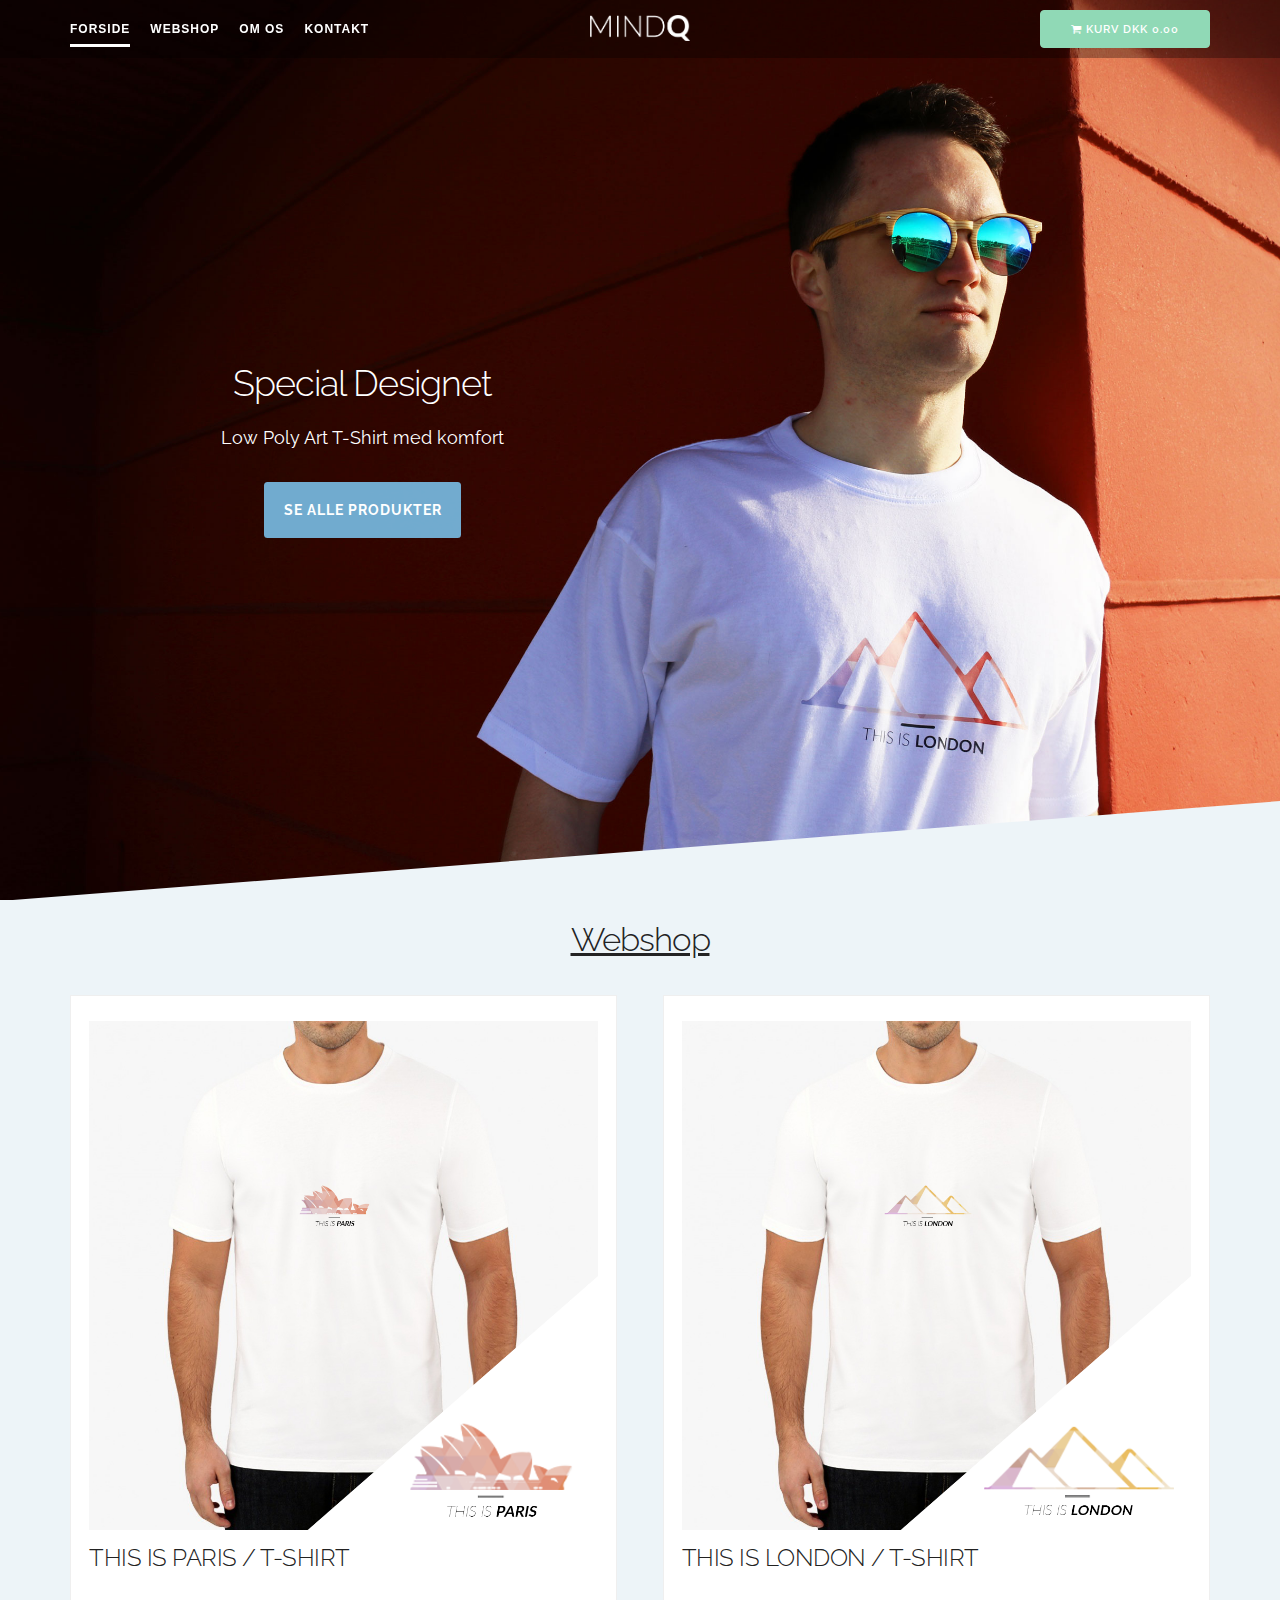
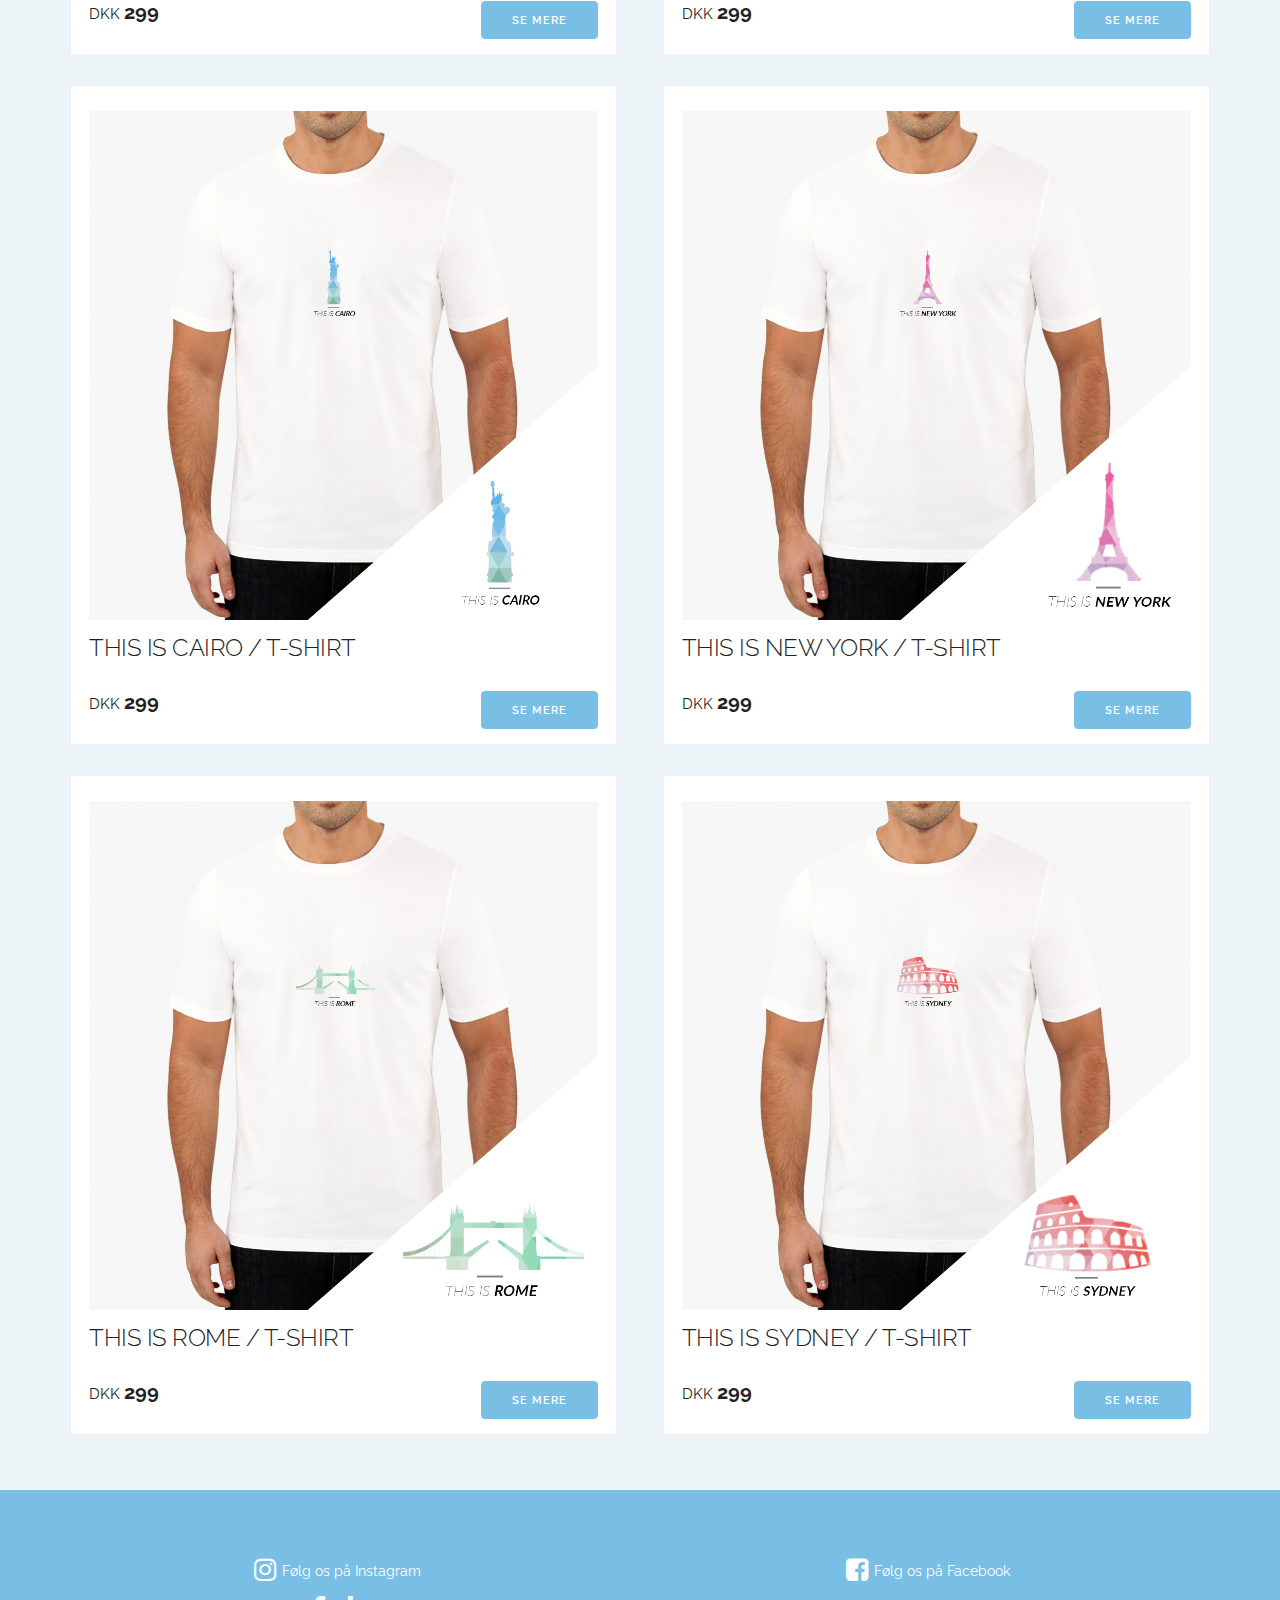
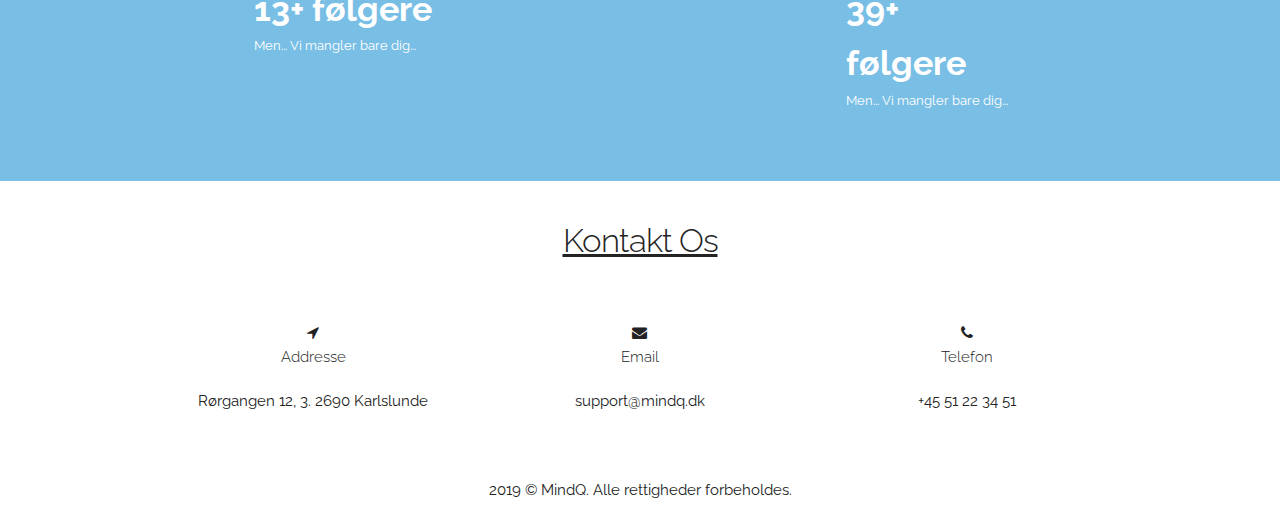
<file: index.html>
<!DOCTYPE html>
<html lang="en">
<head>

    <!-- Basic Page Needs
    –––––––––––––––––––––––––––––––––––––––––––––––––– -->
    <meta charset="utf-8">
    <title>MindQ - Clothing</title>
    <meta name="description" content="Designertøj behøver ikke være dyrt.">
    <meta name="author" content="">

    <!-- Mobile Specific Metas
    –––––––––––––––––––––––––––––––––––––––––––––––––– -->
    <meta name="viewport" content="width=device-width, initial-scale=1">

    <!-- FONT
    –––––––––––––––––––––––––––––––––––––––––––––––––– -->
    <link href="//fonts.googleapis.com/css?family=Raleway:400,300,600" rel="stylesheet" type="text/css">
	<link href="https://maxcdn.bootstrapcdn.com/font-awesome/4.4.0/css/font-awesome.min.css" rel="stylesheet">

    <!-- CSS
    –––––––––––––––––––––––––––––––––––––––––––––––––– -->
    <link rel="stylesheet" href="css/styles.css">
    <link rel="stylesheet" href="css/imports.min.css">
    <link rel="stylesheet" href="css/simpleStore.min.css">

    <!-- Favicon
    –––––––––––––––––––––––––––––––––––––––––––––––––– -->
    <link rel="icon" type="image/png" href="images/favicon.png">

    <!-- Global site tag (gtag.js) - Google Analytics -->
    <script async src="https://www.googletagmanager.com/gtag/js?id=UA-137989321-1"></script>
    <script>
    window.dataLayer = window.dataLayer || [];
    function gtag(){dataLayer.push(arguments);}
    gtag('js', new Date());

    gtag('config', 'UA-137989321-1');
    </script>

</head>
<body>

    <!-- Primary Page Layout
    –––––––––––––––––––––––––––––––––––––––––––––––––– -->
    <header class="header">
        <div class="container">
            <div class="row">
                <div class="columns four mobile-header">
                    <nav class="navbar">
                        <ul class="nav">
                            <li><a class="active" href="index.html">Forside</a></li>
                            <li><a href="#store">Webshop</a></li>
                            <li><a href="https://www.facebook.com/MINDQ.DK/" target="_blank">Om Os</a></li>
                            <li><a href="#contact">Kontakt</a></li>
                        </ul>   
                    </nav>
                </div>
                <div class="columns four text-center mobile-header">
                        <a class="nav-logo" href="index.html"><img class="logo" src="images/logo_white.png"></a>
                </div>
                <div class="columns four text-center mobile-header">
                <a href="#store" class="button button-primary u-pull-right simpleStore_viewCart">
                <i class="fa fa-shopping-cart"></i> Kurv <span class="simpleCart_total"></span>
                </a>
                </div>
            </div>
        </div>

        </div>
        </div>
    </header>
        <section class="cd-slider-wrapper">
        <ul class="cd-slider">
            <li class="visible">
                <div>
                    <div class="columns seven">
                    <h2>Special Designet</h2>
                    <p>Low Poly Art T-Shirt med komfort</p>
                    <a href="#store" class="cd-btn">Se alle produkter</a>
                    </div>
                </div>
            </li>
        </ul> <!-- .cd-slider -->
    </section> <!-- .cd-slider-wrapper -->

    <section id="store" class="store bg-light">
        <div class="container simpleStore">
            <h1 class="title">Webshop</h1>
            <div class="simpleStore_container"></div>
            <div class="simpleStore_cart_container"></div>
        </div>
    </section>

    <!-- Products View -->
    <script id="products-template" type="x-template">
        <div class="column">
            <div class="simpleCart_shelfItem">
                <img src="" class="item_thumb img-responsive"/>
                <div class="row">
                    <h5 class="item_name"></h5>
                    <div class="simpleStore_getDetail_container">
                        <span class="currency">DKK</span>
                        <span class="item_price"></span>
                    </div>
                    <div class="simpleStore_getDetail_container">
                        <a class="button u-pull-right simpleStore_getDetail">Se Mere</a>
                    </div>
                </div>
            </div>
        </div>
    </script>

    <!-- Product Detail View -->
    <script id="product-detail-template" type="x-template">
        <div class="simpleCart_shelfItem simpleStore_detailView">
            <a href="#" class="close view_close">&times;</a>

            <div class="row">
                <div class="six columns">
                    <img src="" class="item_thumb img-responsive"/>
                </div>
                <div class="six columns">
                    <h5 class="item_name"></h5>

                    <p class="item_description"></p>
                    <span class="currency">DKK</span>
                    <span class="item_price"></span>

                    <div class="qty">
                        <label>Antal</label>
                        <input type="number" value="1" min="1" step="1" class="item_Quantity">
                    </div>
                    <div class="simpleStore_options"></div>
                    <a class="item_add button u-pull-right" href="javascript:;">Tilføj til kurv</a>
                </div>
            </div>
        </div>
    </script>

    <!-- Cart View -->
    <script id="cart-template" type="x-template">
        <div class="simpleStore_cart">
            <h2>Kurv</h2>
            <a href="#" class="close">&times;</a>

            <div class="row">
                <div class="eight columns">
                    <div class="simpleCart_items"></div>
                    <a href="javascript:;" class="simpleCart_empty u-pull-left">Tøm Kurv <i class="fa fa-trash-o"></i></a>
                </div>
                <div class="four columns">
                    <div class="cart_info">
                        <div class="cart_info_item cart_itemcount">Items:
                            <div class="simpleCart_quantity"></div>
                        </div>
                        <div class="cart_info_item cart_tax">Moms:
                            <div class="simpleCart_tax"></div>
                        </div>
                        <div class="cart_info_item cart_shipping">Fragt:
                            <div class="simpleCart_shipping"></div>
                        </div>
                        <div class="cart_info_item cart_total"><b>Total:
                            <div class="simpleCart_grandTotal"></div>
                        </b></div>
                        <a href="javascript:;" class="button button-primary simpleStore_checkout u-pull-right">Gå til kassen <i class="fa fa-arrow-right"></i></a>
                    </div>
                </div>
            </div>
        </div>
    </script>

    <!-- Error View -->
    <script id="error-template" type="x-template">
        <div class="error">
            <b>Sorry, something went wrong :(</b>
			<p class="error_text"></p>
			<a href="#" class="close alert_close">&times;</a>
        </div>
    </script>

    <section id="social" class="social">
        <div class="container">
                <div class="row">
                    <div class="columns six">
                        <a class="a-instagram" href="https://www.instagram.com/mindq.dk/" target="_blank">   
                        <div class="fm-contact">
                            <div class="instagram">
                                <div class="ig-icon"><i class="fa fa-instagram" aria-hidden="true"></i></div>
                                <div class="ig-text">Følg os på Instagram</div>
                                <p class="fm-instagram">13+ følgere</p>
                                <p>Men... Vi mangler bare dig...</p>
                            </div>
                        </div>
                        </a>
                    </div>
                    <div class="columns six">
                        <a class="a-facebook" href="https://www.facebook.com/MINDQ.DK/" target="_blank">   
                        <div class="fm-contact">
                            <div class="facebook">
                                <div class="fm-icon"><i class="fa fa-facebook-square" aria-hidden="true"></i></div>
                                <div class="fm-text">Følg os på Facebook</div>
                                <p class="fm-facebook">39+ følgere</p>
                                <p>Men... Vi mangler bare dig...</p>
                            </div>
                        </div>
                        </a>
                    </div>
                </div><!-- /row -->
            </div><!-- /container -->
    </section>

    <section id="contact" class="contact section-padding">
            <div class="container">
                <div class="row">
                    
                    <!-- section heading -->
                    <div class="section-head">
                        <h1 class="title">Kontakt Os</h1>
                    </div>

                    <div class="offset-by-one columns ten">

                        <!-- contact info -->
                        <div class="info text-center mb-50">

                            <div class="columns four">
                                <div class="item">
                                    <span class="icon"><i class="fa fa-location-arrow" aria-hidden="true"></i></span>
                                    <h6>Addresse</h6>
                                    <p>Rørgangen 12, 3. 2690 Karlslunde</p>
                                </div>
                            </div>

                            <div class="columns four">
                                <div class="item">
                                    <span class="icon"><i class="fa fa-envelope" aria-hidden="true"></i></span>
                                    <h6>Email</h6>
                                    <p>support@mindq.dk</p>
                                </div>
                            </div>

                            <div class="columns four">
                                <div class="item">
                                    <span class="icon"><i class="fa fa-phone" aria-hidden="true"></i></span>
                                    <h6>Telefon</h6>
                                    <p>+45 51 22 34 51</p>
                                </div>
                            </div>
                            <div class="clearfix"></div>
                        </div>
                    </div>
                </div><!-- /row -->
            </div><!-- /container -->
        </section>

        <footer class="footer">
            <p class="copyright">2019 © MindQ. Alle rettigheder forbeholdes.</p>
        </footer>

<!-- End Document
–––––––––––––––––––––––––––––––––––––––––––––––––– -->
</body>

<!-- Scripts
–––––––––––––––––––––––––––––––––––––––––––––––––– -->
<script src="//code.jquery.com/jquery-2.1.4.min.js"></script>
<script src="js/simpleCart.min.js"></script>
<script src="js/simpleStore.min.js"></script>
<script src="js/config.js"></script>
<script src="js/main.js"></script>

</html>
</file>
<file: css/styles.css>
/* -------------------------------------------------------
                     Primary Style
-------------------------------------------------------- */

 html, body {
	position: relative;
    height: 100%;
}

div, body{
  margin: 0;
  padding: 0;
}

ul, ol, dl {
    list-style-position: outside;
    margin-bottom: 25px;
    list-style-type: none !important;
}

a {
  color: #ffb251;
  text-decoration: none;
}

body {
	background: #edf4f8;
	font-family: Helvetica Neue, Helvetica, Arial, sans-serif;
	font-size: 14px;
	color:#000;
}

header {
	position: absolute;
	padding: 10px 0;
	width: 100%;
	background: transparent;
}

header.cloned {
  background: rgba(0,0,0,0.3);
}

.text-center {
	text-align: center;
}

.img-responsive {
    display: block;
    max-width: 100%;
    height: auto !important;
}

li, .button, button {
	margin: 0 !important;
}

.container {
	width: 90% !important;
	max-width: 1140px !important;
}

.bg-light::before {
	content: '';
	position: absolute;
    background-image: url(../images/bg-section.svg);
    background-position: center center;
    background-repeat: no-repeat;
    background-size: 100% 100%;
    height: 100px;
	  bottom: -1px;
    left: 0;
    right: 0;
    width: 100%;
    z-index: 100;
}

.button.button-primary, button.button-primary, input[type=submit].button-primary, input[type=reset].button-primary, input[type=button].button-primary {
    background-color: #90D9B6 !important;
    border-color: #90D9B6 !important;
}

h1.title {
  font-size: 2.2em;
  color: #232324;
  text-align: center;
  text-decoration: underline;
}

.contact h1.title {
  margin: 0 0 60px 0;
  font-size: 2.2em;
  color: #232324;
  text-align: center;
  text-decoration: underline;
}

.button, button {
  background-color: #79bee5 !important;
  border-color: #79bee5 !important;
  color: #fff !important  ;
}

footer {
  background-color: #fff;
}

.copyright {
  margin: 0;  
  padding: 0 0 10px 0;
  text-align: center;
}

/* -------------------------------------------------------
                     Navbar 
-------------------------------------------------------- */

.navbar {
    position: relative;
    overflow: hidden;
    -webkit-transition: all 1s ease-out;
    -moz-transition: all 1s ease-out;
    -ms-transition: all 1s ease-out;
    -o-transition: all 1s ease-out;
    transition: all 1s ease-out;
    -webkit-backface-visibility: hidden;
    -webkit-transform: translateZ(0);
}
.navbar > ul {
    display: block;
    overflow: hidden;
    margin: 0 auto;
}
body.ov-active .navbar {
    right: 70%;
}
.navbar li {
    display: inline-block;
}
.navbar li a {
    display: block;
    position: relative;
    font-size: 12px;
    font-family: 'Open Sans', sans-serif;
    font-style: normal;
    font-weight: 600;
    letter-spacing: 1px;
    text-transform: uppercase;
    color: #fff;
    text-align: right;
    line-height: 30px;
    padding: 4px 0 0 0;
    margin-right: 16px;
    border-bottom: 3px solid transparent;
    -webkit-transition: all .5s ease-out;
    -moz-transition: all .5s ease-out;
    -ms-transition: all .5s ease-out;
    -o-transition: all .5s ease-out;
    transition: all .5s ease-out;
}
.navbar li a:hover {
    border-color: rgba(255,255,255, 0.45);
    padding-top: 0;
    webkit-transition: all .1s ease-out .1s;
    -moz-transition: all .1s ease-out .1s;
    -ms-transition: all .1s ease-out .1s;
    -o-transition: all .1s ease-out .1s;
    transition: all .1s ease-out .1s;
}
.navbar li a::before, .navbar li a::after {
    /* content: ''; */
    position: absolute;
    right: -3px;
    opacity: 0;
    width: 0;
    height: 0;
    border-style: solid;
    -webkit-transition: all .5s ease-out;
    -moz-transition: all .5s ease-out;
    -ms-transition: all .5s ease-out;
    -o-transition: all .5s ease-out;
    transition: all .5s ease-out;
}
.navbar li a::before {
    /* top: -3px; */
    /* border-width: 0 0 3px 3px; */
    /* border-color: transparent transparent #fff transparent; */
}
.navbar li a.active::before, .navbar li a.active::after {
    /* opacity: 0; */
    /* -webkit-transition: all .5s ease-out .5s; */
    -moz-transition: all .5s ease-out .5s;
    -ms-transition: all .5s ease-out .5s;
    -o-transition: all .5s ease-out .5s;
    /* transition: all .5s ease-out .5s; */
}
.navbar li a.active {
    border-color: #fff;
    padding-bottom: 0;
    webkit-transition: all .5s ease-out .5s;
    -moz-transition: all .5s ease-out .5s;
    -ms-transition: all .5s ease-out .5s;
    -o-transition: all .5s ease-out .5s;
    transition: all .5s ease-out .5s;
}

.dark-text {
  color: #272728;
}

.nav-dark {
  background: rgba(255,255,255, 0.9) !important;
  transition: background-color 200ms linear;
}

.logo {
	max-width: 100px;
	padding: 5px 0 0;
}

.contact {
  padding: 40px 0;
  background-color: #fff;
}

/* -------------------------------------------------------
                     Slider
-------------------------------------------------------- */
.cd-slider-wrapper {
  position: relative;
  width: 100%;
  height: 100vh;
  /* hide horizontal scrollbar on IE11 */
  overflow: hidden;
}
.cd-slider-wrapper .cd-slider, .cd-slider-wrapper .cd-slider > li {
  height: 100%;
  width: 100%;
}

.cd-slider > li {
  position: absolute;
  top: 0;
  left: 0;
  opacity: 0;
  /* used to vertically center its content */
  display: table;
  background-position: center center;
  background-repeat: no-repeat;
  -webkit-font-smoothing: antialiased;
  -moz-osx-font-smoothing: grayscale;
}
.cd-slider > li.visible {
  /* selected slide */
  position: relative;
  z-index: 2;
  opacity: 1;
}
.cd-slider > li:first-of-type {
  background-color: #4a3553;
  background-image: url(../images/img-1.jpg);
}
.cd-slider > li:first-of-type {
  background-size: cover;
}
.cd-slider > li > div {
  /* vertically center the slider content */
  display: table-cell;
  vertical-align: middle;
  text-align: center;
}
.cd-slider > li h2, .cd-slider > li p {
  text-shadow: 0 1px 3px rgba(0, 0, 0, 0.1);
  line-height: 1.2;
  margin: 0 auto 14px;
  color: #ffffff;
  width: 90%;
  max-width: 320px;
}
.cd-slider > li h2 {
  font-size: 2.4rem;
}
.cd-slider > li p {
  font-size: 1.4rem;
  line-height: 1.4;
}
.cd-slider > li .cd-btn {
  display: inline-block;
  padding: 1.2em 1.4em;
  margin-top: .8em;
  background-color: rgba(121, 190, 229, 0.9);
  border-radius: .25em;
  font-size: 1.3rem;
  font-weight: 700;
  letter-spacing: 1px;
  color: #ffffff;
  text-transform: uppercase;
  -webkit-transition: background-color 0.2s;
  -moz-transition: background-color 0.2s;
  transition: background-color 0.2s;
}
.no-touch .cd-slider > li .cd-btn:hover {
  background-color: rgba(0, 0, 0, 0.8);
}


/* -------------------------------------------------------
                     Collection
-------------------------------------------------------- */

.simpleCart_shelfItem {
	background: #fff;
}

.simpleStore_cart_container {
  background-color: #fff;
}

.item_name {
  text-transform: uppercase;
}


/* -------------------------------------------------------
                     Socials
-------------------------------------------------------- */

.social {
  margin: 40px 0 0 0;
  padding: 60px 0;
  background-color: #79bee5;
}

.social .fm-contact, .social .ig-contact { 
  padding-bottom: 10px; 
}

.social .fm-contact .facebook, .social .fm-contact .instagram { 
  width: 180px; 
  margin: 0 auto; 
}

.social .fm-contact .facebook, .social .fm-contact .facebook a { 
  color: #fff; 
}
.social .fm-contact .instagram, .social .fm-contact .instagram a { 
  color: #fff; 
}

.social a.a-facebook:hover, .social a.a-facebook:focus, .social a.a-facebook:active, .social a.a-instagram:hover, .social a.a-instagram:focus, .social a.a-instagram:active{ 
  text-decoration: none; 
}

.social .facebook p, .social .instagram p  { 
  margin: 0; 
  padding: 0; 
  font-size: 13px; 
}

.social .facebook i, .social .instagram i { 
  padding-right: 6px; 
}

.social .fm-contact .facebook p.fm-facebook { 
  font-size: 34px; 
  font-weight: 700; 
  color: #fff !important; 
  margin-top: -10px; 
}

.social .fm-contact .instagram p.fm-instagram {
  font-size: 34px; 
  font-weight: 700; 
  color: #fff !important; 
  margin-top: -10px;
} 

.fm-icon, .ig-icon { display: table-cell; vertical-align: middle; font-size: 26px; }
.fm-text, .ig-text { display: table-cell; vertical-align: middle; font-size:14px;  }


/* -------------------------------------------------------
                     MediaQueries & Breakpoints

                     1. 1170px
                     2. 768px
                     3. 480px

-------------------------------------------------------- */

@media only screen and (min-width: 1170px) {
  .cd-slider > li h2, .cd-slider > li p {
    margin-bottom: 20px;
  }
  .cd-slider > li h2 {
    font-size: 3.2em;
  }
  .cd-slider > li p {
    font-size: 1.8rem;
  }
}

@media only screen and (min-width: 768px) {
  .cd-slider > li h2, .cd-slider > li p {
    max-width: 520px;
  }
  .cd-slider > li h2 {
    font-size: 2.4em;
    font-weight: 300;
  }
  .cd-slider > li .cd-btn {
    font-size: 1.4rem;
  }
}

@media (max-width: 480px) {
	.mobile-header {
    text-align: center;
		margin-bottom: 20px;
	}
	.navbar li a {
    	font-size: 11px;
  }
  .u-pull-right {
    	float: none !important;
  }
  .bg-light::before {
    height: 100px;
    bottom: -57px;
  }
  .social .fm-contact { 
    padding-bottom: 30px; 
  }
}
</file>
<file: css/imports.min.css>
/*! normalize.css v3.0.2 | MIT License | git.io/normalize */
html{font-family:sans-serif;-ms-text-size-adjust:100%;-webkit-text-size-adjust:100%}body{margin:0}article,aside,details,figcaption,figure,footer,header,hgroup,main,menu,nav,section,summary{display:block}audio,canvas,progress,video{display:inline-block;vertical-align:baseline}audio:not([controls]){display:none;height:0}[hidden],template{display:none}a{background-color:transparent}a:active,a:hover{outline:0}abbr[title]{border-bottom:1px dotted}b,strong{font-weight:700}dfn{font-style:italic}h1{font-size:2em;margin:.67em 0}mark{background:#ff0;color:#000}small{font-size:80%}sub,sup{font-size:75%;line-height:0;position:relative;vertical-align:baseline}sup{top:-.5em}sub{bottom:-.25em}img{border:0}svg:not(:root){overflow:hidden}figure{margin:1em 40px}hr{-moz-box-sizing:content-box;box-sizing:content-box;height:0}pre{overflow:auto}code,kbd,pre,samp{font-family:monospace,monospace;font-size:1em}button,input,optgroup,select,textarea{color:inherit;font:inherit;margin:0}button{overflow:visible}button,select{text-transform:none}button,html input[type=button],input[type=reset],input[type=submit]{-webkit-appearance:button;cursor:pointer}button[disabled],html input[disabled]{cursor:default}button::-moz-focus-inner,input::-moz-focus-inner{border:0;padding:0}input{line-height:normal}input[type=checkbox],input[type=radio]{box-sizing:border-box;padding:0}input[type=number]::-webkit-inner-spin-button,input[type=number]::-webkit-outer-spin-button{height:auto}input[type=search]{-webkit-appearance:textfield;-moz-box-sizing:content-box;-webkit-box-sizing:content-box;box-sizing:content-box}input[type=search]::-webkit-search-cancel-button,input[type=search]::-webkit-search-decoration{-webkit-appearance:none}fieldset{border:1px solid silver;margin:0 2px;padding:.35em .625em .75em}legend{border:0;padding:0}textarea{overflow:auto}optgroup{font-weight:700}table{border-collapse:collapse;border-spacing:0}td,th{padding:0}
/* Skeleton | Copyright 2014 Dave Gamache | (http://getskeleton.com) | MIT license | Version 2.0.4 */
.container{position:relative;width:100%;max-width:960px;margin:0 auto;padding:0 20px;box-sizing:border-box}.column,.columns{width:100%;float:left;box-sizing:border-box}@media (min-width:400px){.container{width:85%;padding:0}}@media (min-width:550px){.container{width:80%}.column,.columns{margin-left:4%}.column:first-child,.columns:first-child{margin-left:0}.one.column,.one.columns{width:4.66666666667%}.two.columns{width:13.3333333333%}.three.columns{width:22%}.four.columns{width:30.6666666667%}.five.columns{width:39.3333333333%}.six.columns{width:48%}.seven.columns{width:56.6666666667%}.eight.columns{width:65.3333333333%}.nine.columns{width:74%}.ten.columns{width:82.6666666667%}.eleven.columns{width:91.3333333333%}.twelve.columns{width:100%;margin-left:0}.one-third.column{width:30.6666666667%}.two-thirds.column{width:65.3333333333%}.one-half.column{width:48%}.offset-by-one.column,.offset-by-one.columns{margin-left:8.66666666667%}.offset-by-two.column,.offset-by-two.columns{margin-left:17.3333333333%}.offset-by-three.column,.offset-by-three.columns{margin-left:26%}.offset-by-four.column,.offset-by-four.columns{margin-left:34.6666666667%}.offset-by-five.column,.offset-by-five.columns{margin-left:43.3333333333%}.offset-by-six.column,.offset-by-six.columns{margin-left:52%}.offset-by-seven.column,.offset-by-seven.columns{margin-left:60.6666666667%}.offset-by-eight.column,.offset-by-eight.columns{margin-left:69.3333333333%}.offset-by-nine.column,.offset-by-nine.columns{margin-left:78%}.offset-by-ten.column,.offset-by-ten.columns{margin-left:86.6666666667%}.offset-by-eleven.column,.offset-by-eleven.columns{margin-left:95.3333333333%}.offset-by-one-third.column,.offset-by-one-third.columns{margin-left:34.6666666667%}.offset-by-two-thirds.column,.offset-by-two-thirds.columns{margin-left:69.3333333333%}.offset-by-one-half.column,.offset-by-one-half.columns{margin-left:52%}}html{font-size:62.5%}body{font-size:1.5em;line-height:1.6;font-weight:400;font-family:Raleway,HelveticaNeue,"Helvetica Neue",Helvetica,Arial,sans-serif;color:#222}h1,h2,h3,h4,h5,h6{margin-top:0;margin-bottom:2rem;font-weight:300}h1{font-size:4rem;line-height:1.2;letter-spacing:-.1rem}h2{font-size:3.6rem;line-height:1.25;letter-spacing:-.1rem}h3{font-size:3rem;line-height:1.3;letter-spacing:-.1rem}h4{font-size:2.4rem;line-height:1.35;letter-spacing:-.08rem}h5{font-size:1.8rem;line-height:1.5;letter-spacing:-.05rem}h6{font-size:1.5rem;line-height:1.6;letter-spacing:0}@media (min-width:550px){h1{font-size:5rem}h2{font-size:4.2rem}h3{font-size:3.6rem}h4{font-size:3rem}h5{font-size:2.4rem}h6{font-size:1.5rem}}p{margin-top:0}a{color:#1EAEDB}a:hover{color:#0FA0CE}.button,button,input[type=submit],input[type=reset],input[type=button]{display:inline-block;height:38px;padding:0 30px;color:#555;text-align:center;font-size:11px;font-weight:600;line-height:38px;letter-spacing:.1rem;text-transform:uppercase;text-decoration:none;white-space:nowrap;background-color:transparent;border-radius:4px;border:1px solid #bbb;cursor:pointer;box-sizing:border-box}.button:focus,.button:hover,button:focus,button:hover,input[type=submit]:focus,input[type=submit]:hover,input[type=reset]:focus,input[type=reset]:hover,input[type=button]:focus,input[type=button]:hover{color:#333;border-color:#888;outline:0}.button.button-primary,button.button-primary,input[type=submit].button-primary,input[type=reset].button-primary,input[type=button].button-primary{color:#FFF;background-color:#33C3F0;border-color:#33C3F0}.button.button-primary:focus,.button.button-primary:hover,button.button-primary:focus,button.button-primary:hover,input[type=submit].button-primary:focus,input[type=submit].button-primary:hover,input[type=reset].button-primary:focus,input[type=reset].button-primary:hover,input[type=button].button-primary:focus,input[type=button].button-primary:hover{color:#FFF;background-color:#1EAEDB;border-color:#1EAEDB}input[type=tel],input[type=url],input[type=password],input[type=email],input[type=number],input[type=search],input[type=text],select,textarea{height:38px;padding:6px 10px;background-color:#fff;border:1px solid #D1D1D1;border-radius:4px;box-shadow:none;box-sizing:border-box}input[type=tel],input[type=url],input[type=password],input[type=email],input[type=number],input[type=search],input[type=text],textarea{-webkit-appearance:none;-moz-appearance:none;appearance:none}textarea{min-height:65px;padding-top:6px;padding-bottom:6px}input[type=tel]:focus,input[type=url]:focus,input[type=password]:focus,input[type=email]:focus,input[type=number]:focus,input[type=search]:focus,input[type=text]:focus,select:focus,textarea:focus{border:1px solid #33C3F0;outline:0}label,legend{display:block;margin-bottom:.5rem;font-weight:600}fieldset{padding:0;border-width:0}input[type=checkbox],input[type=radio]{display:inline}label>.label-body{display:inline-block;margin-left:.5rem;font-weight:400}ul{list-style:circle inside}ol{list-style:decimal inside}ol,ul{padding-left:0;margin-top:0}ol ol,ol ul,ul ol,ul ul{margin:1.5rem 0 1.5rem 3rem;font-size:90%}li{margin-bottom:1rem}code{padding:.2rem .5rem;margin:0 .2rem;font-size:90%;white-space:nowrap;background:#F1F1F1;border:1px solid #E1E1E1;border-radius:4px}pre>code{display:block;padding:1rem 1.5rem;white-space:pre}td,th{padding:12px 15px;text-align:left;border-bottom:1px solid #E1E1E1}td:first-child,th:first-child{padding-left:0}td:last-child,th:last-child{padding-right:0}.button,button{margin-bottom:1rem}fieldset,input,select,textarea{margin-bottom:1.5rem}blockquote,dl,figure,form,ol,p,pre,table,ul{margin-bottom:2.5rem}.u-full-width{width:100%;box-sizing:border-box}.u-max-full-width{max-width:100%;box-sizing:border-box}.u-pull-right{float:right}.u-pull-left{float:left}hr{margin-top:3rem;margin-bottom:3.5rem;border-width:0;border-top:1px solid #E1E1E1}.container:after,.row:after,.u-cf{content:"";display:table;clear:both}
</file>
<file: css/simpleStore.min.css>
/* simplestore | Copyright 2015 Chris Diana (https://github.com/cdmedia/simplestore) | MIT license | v1.5 */
.brand,select{display:block;float:left}.brand,a.hover,a.simpleCart_empty{text-decoration:none}select{margin-right:10px}.simpleStore{margin-top:20px}.brand{color:#000}.brand:hover{color:#777}.brand img{max-height:50px}.simpleCart_shelfItem{border:1px solid #EFEFEF;padding:25px 18px 10px;margin:15px 0}.headerRow,.itemRow{border-bottom:1px solid #E1E1E1}.simpleCart_items{display:table;border-collapse:collapse;width:100%;min-height:20px;margin-bottom:50px}.simpleCart_items div:first-child{width:100%}.simpleCart_decrement,.simpleCart_increment{font-size:18px;line-height:5px;text-decoration:none}.cart_total,.item_price{font-size:20px}.simpleCart_shelfItem label{display:block;float:left;line-height:40px;margin-right:10px}.detail_thumb,.item_thumb{height:420px;display:block;margin:0 auto;padding-bottom:10px}.item_Quantity{display:inline-block;width:50px}.item_price{font-weight:700;line-height:22px}.item_description{margin-top:1rem;margin-bottom:1.5rem}.headerRow{display:table-row;font-weight:700}.headerRow div{display:table-cell;padding:10px}.itemRow.odd{background:#FAFAFA}.itemRow{display:table-row}.itemRow:last-child{border-bottom:0 solid #fff}.itemRow div{display:table-cell;padding:10px}.itemRow .item-quantity{text-align:center}.cart_info{position:absolute;bottom:0;right:0;margin:22px;text-align:right}.simpleStore_cart,.simpleStore_detailView{position:relative;border:1px solid #EFEFEF}.cart_info div{display:inline}.cart_info_item{display:block!important}.simpleStore_getDetail_container{display:block;float:left;width:50%;padding:5px 0}.simpleStore_detailView{margin:15px 0}.simpleStore_detailView.simpleCart_shelfItem{padding:26px 18px 8px}.simpleStore_detailView .item_add{margin:0}.simpleStore_detailView .item_name{margin-bottom:1rem}.simpleStore_detailView .item_price{display:block;margin-bottom:1.5rem}.hidden,.simpleStore_cart_container{display:none}.simpleStore_cart{padding:22px;min-height:230px;margin:15px 0}a.simpleCart_empty{color:#CDCDCD;text-transform:uppercase;font-size:14px}a.simpleCart_empty:hover{color:#777}.simpleCart_checkout{margin:12px 0 0}.loader{display:inline-block;font-size:60px;line-height:50px;color:#ddd;margin:120px auto;width:100%;height:50px;text-align:center;vertical-align:bottom}a.back,a.close{position:absolute;margin:0;line-height:0;padding:0;text-decoration:none}a.back{top:10px;left:18px;font-size:34px;color:#CDCDCD}a.back:hover{color:#777}a.close{top:18px;right:14px;font-size:32px;color:#CDCDCD;font-family:Garamond,"Apple Garamond"}a.close:hover{color:#777}.chevron::before{border-style:solid;border-width:.1em .1em 0 0;content:'';display:inline-block;height:.45em;position:relative;top:.15em;vertical-align:top;width:.45em;left:.25em;transform:rotate(-135deg)}.error{background:#FFE5E5;padding:15px;border-radius:5px;position:relative;margin-bottom:10px}p.error_text{margin-bottom:0}@media (max-width:920px){.simpleStore_getDetail_container{width:100%}.simpleCart_shelfItem{position:relative}.simpleCart_shelfItem .item_name{font-size:1.8rem}.simpleStore_getDetail{position:inherit;display:block;width:100%;margin:0}}@media (max-width:620px){.simpleStore_detailView .item_thumb{margin-bottom:10px;display:block;width:100%;height:auto}.simpleStore_detailView .item_add{position:inherit;display:block;width:100%}.cart_info{position:inherit;margin:0;padding-top:15px;text-align:left;border-top:1px solid #E1E1E1}.simpleCart_checkout{width:100%}.simpleCart_items{font-size:12px}.item-decrement,.item-increment,.item-total{display:none!important}}
</file>
